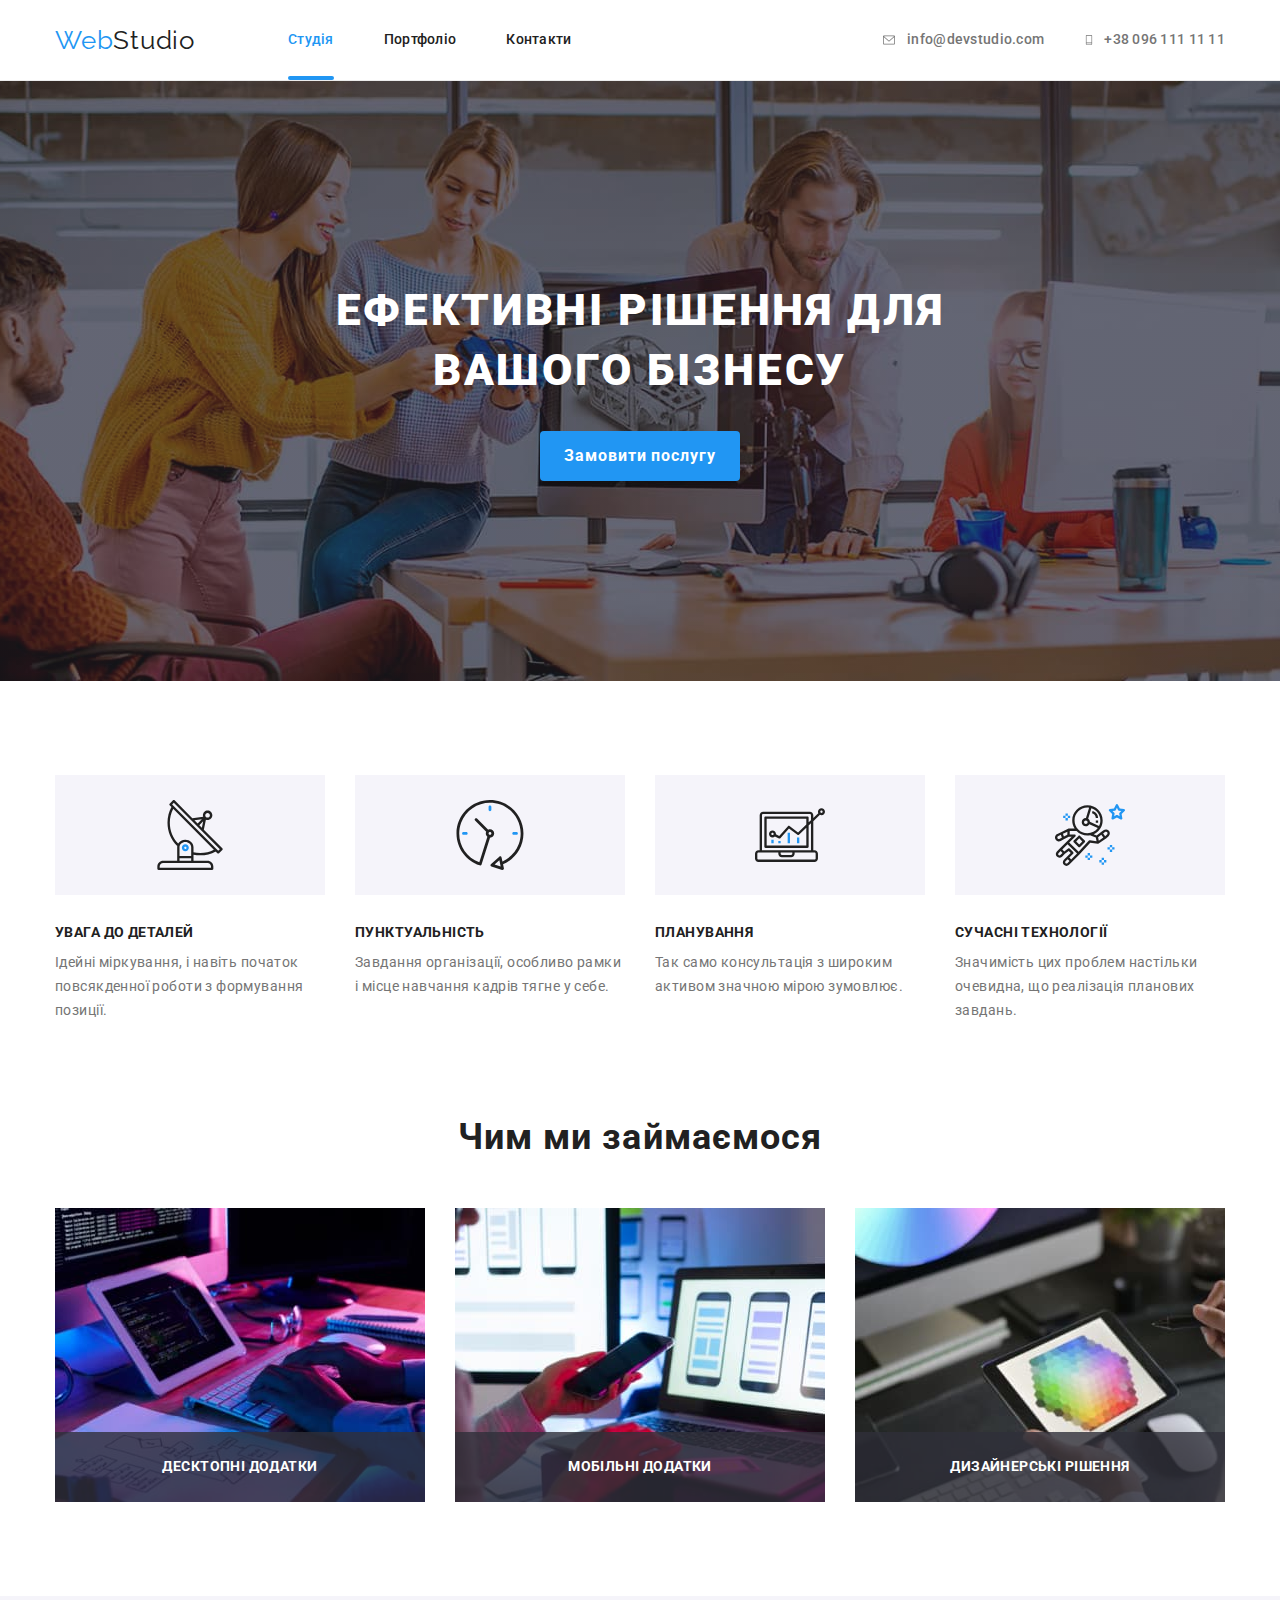
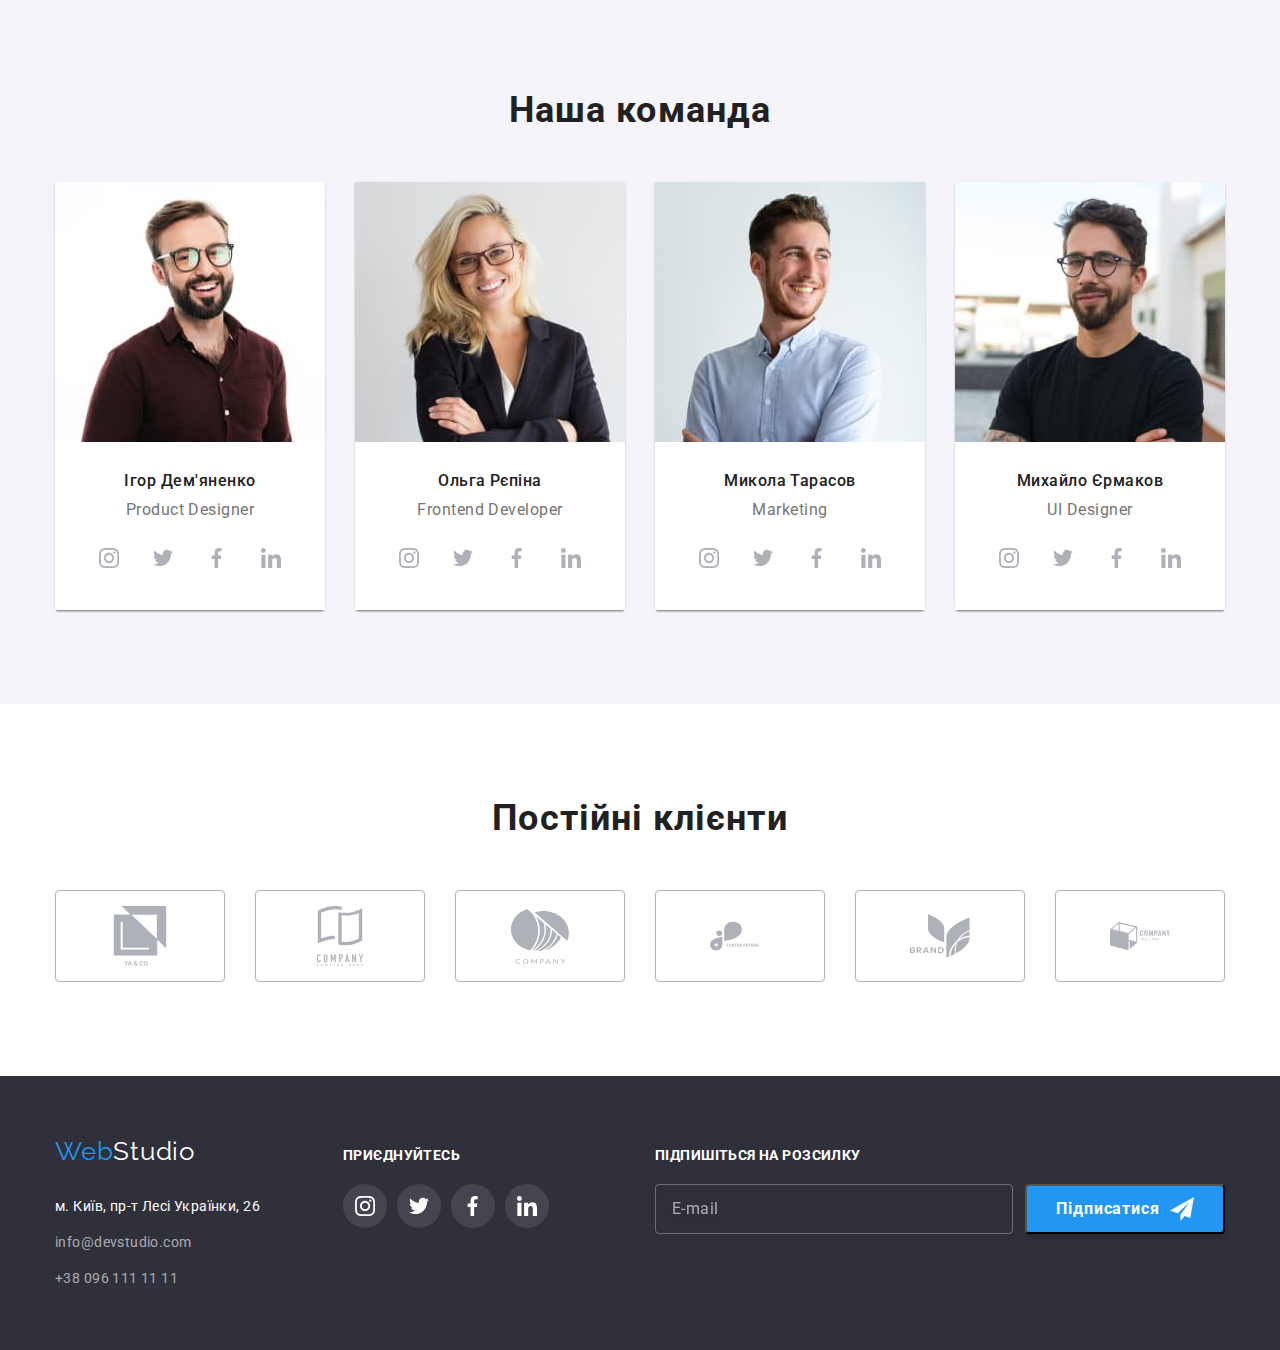
<file: index.html>
<!DOCTYPE html>
<html lang="uk">
  <head>
    <meta charset="UTF-8" />
    <meta http-equiv="X-UA-Compatible" content="IE=edge" />
    <meta name="viewport" content="width=device-width, initial-scale=1.0" />
    <title>Document</title>
    <link rel="preconnect" href="https://fonts.googleapis.com" />
    <link rel="preconnect" href="https://fonts.gstatic.com" crossorigin />
    <link
      href="https://fonts.googleapis.com/css2?family=Raleway:wght@700&family=Roboto:wght@400;500;700;900&display=swap"
      rel="stylesheet"
    />
    <link
      rel="stylesheet"
      href="https://cdnjs.cloudflare.com/ajax/libs/modern-normalize/1.1.0/modern-normalize.min.css"
    />
    <link rel="stylesheet" href="./css/style.css" />
  </head>
  <body>
    <header class="header">
      <div class="container navigation">
        <a href="./index.html" class="logo"
          ><span class="accent-logo">Web</span>Studio</a
        >
        <nav class="navig">
          <ul class="site-nav list">
            <li><a href="./index.html" class="link active">Студія</a></li>
            <li><a href="./portfolio.html" class="link">Портфоліо</a></li>
            <li><a href="" class="link">Контакти</a></li>
          </ul>
        </nav>
        <ul class="cont-nav list">
          <li>
            <a href="mailto:info@devstudio.com" class="contact link">
              <svg class="nav-icon" width="16" height="12">
                <use href="./images/sprite.svg#envelope"></use>
              </svg>
              info@devstudio.com</a
            >
          </li>
          <li>
            <a href="tel:+380961111111" class="contact link">
              <svg class="nav-icon" width="10" height="16">
                <use href="./images/sprite.svg#phone"></use></svg
              >+38 096 111 11 11</a
            >
          </li>
        </ul>
      </div>
    </header>

    <main>
      <section class="hero">
        <div class="container">
          <h1 class="title">Ефективні рішення для вашого бізнесу</h1>
          <button type="button" class="hero-button" data-modal-open>
            Замовити послугу
          </button>
        </div>
      </section>

      <div class="backdrop is-hidden" data-modal>
        <div class="modal">
          <form class="form js-speaker-form">
            <h2>Залиште свої дані, ми вам передзвонимо</h2>
            <label class="form-field">
              <span>Ім'я</span>
              <input type="text" name="name" class="form-input" />
              <svg width="12" height="12" class="form-icon">
                <use href="./images/sprite.svg#name-icon"></use>
              </svg>
            </label>

            <label class="form-field">
              <span>Телефон</span>
              <input type="tel" name="tel" class="form-input" />
              <svg width="13" height="13" class="form-icon">
                <use href="./images/sprite.svg#phone-form"></use>
              </svg>
            </label>

            <label class="form-field">
              <span>Пошта</span>
              <input type="email" name="mail" class="form-input" />
              <svg width="15" height="13" class="form-icon">
                <use href="./images/sprite.svg#envelope-form"></use>
              </svg>
            </label>

            <label class="form-field">
              <span>Коментар</span>
              <textarea name="comment" placeholder="Введіть текст"></textarea>
            </label>

            <label class="checkbox-label">
              <input class="checkbox" type="checkbox" name="agree" />
              <svg width="15" height="15" class="checkbox-icon">
                <use href="./images/sprite.svg#checkbox"></use>
              </svg>
              <svg width="15" height="15" class="checkmark-icon">
                <use href="./images/sprite.svg#checkmark"></use>
              </svg>
              Погоджуюся з розсилкою та приймаю
              <a href="" class="deal-link">Умови договору</a>
            </label>

            <button type="submit" class="submit-button">Відправити</button>
          </form>

          <button type="button" class="close" data-modal-close>
            <svg class="cross" width="11" height="11">
              <use href="./images/sprite.svg#cross"></use>
            </svg>
          </button>
        </div>
      </div>

      <section class="feat">
        <div class="container">
          <h2 class="visually-hidden">Переваги</h2>
          <ul class="features list">
            <li class="features-card">
              <div class="feat-icon-container">
                <svg class="feat-icon">
                  <use href="./images/sprite.svg#antenna"></use>
                </svg>
              </div>
              <h3 class="feat-title">УВАГА ДО ДЕТАЛЕЙ</h3>
              <p class="feat-text">
                Ідейні міркування, і навіть початок повсякденної роботи з
                формування позиції.
              </p>
            </li>
            <li class="features-card">
              <div class="feat-icon-container">
                <svg class="feat-icon">
                  <use href="./images/sprite.svg#clock"></use>
                </svg>
              </div>
              <h3 class="feat-title">ПУНКТУАЛЬНІСТЬ</h3>
              <p class="feat-text">
                Завдання організації, особливо рамки і місце навчання кадрів
                тягне у себе.
              </p>
            </li>
            <li class="features-card">
              <div class="feat-icon-container">
                <svg class="feat-icon">
                  <use href="./images/sprite.svg#diagram"></use>
                </svg>
              </div>
              <h3 class="feat-title">ПЛАНУВАННЯ</h3>
              <p class="feat-text">
                Так само консультація з широким активом значною мірою зумовлює.
              </p>
            </li>
            <li class="features-card">
              <div class="feat-icon-container">
                <svg class="feat-icon">
                  <use href="./images/sprite.svg#astronaut"></use>
                </svg>
              </div>
              <h3 class="feat-title">СУЧАСНІ ТЕХНОЛОГІЇ</h3>
              <p class="feat-text">
                Значимість цих проблем настільки очевидна, що реалізація
                планових завдань.
              </p>
            </li>
          </ul>
        </div>
      </section>

      <section class="examp">
        <div class="container">
          <h2 class="section-title">Чим ми займаємося</h2>
          <ul class="examples list">
            <li class="example">
              <img src="./images/example1.jpg" alt="Приклад 1" width="370" />
              <div class="examp-descr">
                <p>Десктопні додатки</p>
              </div>
            </li>
            <li class="example">
              <img src="./images/example2.jpg" alt="Приклад 2" width="370" />
              <div class="examp-descr">
                <p>Мобільні додатки</p>
              </div>
            </li>
            <li class="example">
              <img src="./images/example3.jpg" alt="Приклад 3" width="370" />
              <div class="examp-descr">
                <p>Дизайнерські рішення</p>
              </div>
            </li>
          </ul>
        </div>
      </section>

      <section class="team-section">
        <div class="container">
          <h2 class="section-title">Наша команда</h2>
          <ul class="team list">
            <li>
              <div class="team-card">
                <img
                  src="./images/photo1.jpg"
                  alt="Ігор Дем'яненко"
                  width="270"
                />
                <div class="team-descr">
                  <h3 class="team-title">Ігор Дем'яненко</h3>
                  <p class="team-job">Product Designer</p>
                  <ul class="team-networks list">
                    <li class="team-network">
                      <a
                        href=""
                        class="network-link"
                        aria-label="instagram link"
                      >
                        <svg class="team-netw" width="20" height="20">
                          <use href="./images/sprite.svg#instagram"></use>
                        </svg>
                      </a>
                    </li>
                    <li class="team-network">
                      <a href="" class="network-link" aria-label="twitter link">
                        <svg class="team-netw" width="20" height="20">
                          <use href="./images/sprite.svg#twitter"></use>
                        </svg>
                      </a>
                    </li>
                    <li class="team-network">
                      <a
                        href=""
                        class="network-link"
                        aria-label="facebook link"
                      >
                        <svg class="team-netw" width="20" height="20">
                          <use href="./images/sprite.svg#facebook"></use>
                        </svg>
                      </a>
                    </li>
                    <li class="team-network">
                      <a
                        href=""
                        class="network-link"
                        aria-label="linkedin link"
                      >
                        <svg class="team-netw" width="20" height="20">
                          <use href="./images/sprite.svg#linkedin"></use>
                        </svg>
                      </a>
                    </li>
                  </ul>
                </div>
              </div>
            </li>

            <li class="team-network">
              <div class="team-card">
                <img src="./images/photo2.jpg" alt="Ольга Рєпіна" width="270" />
                <div class="team-descr">
                  <h3 class="team-title">Ольга Рєпіна</h3>
                  <p class="team-job">Frontend Developer</p>
                  <ul class="team-networks list">
                    <li class="team-network">
                      <a
                        href=""
                        class="network-link"
                        aria-label="instagram link"
                      >
                        <svg class="team-netw" width="20" height="20">
                          <use href="./images/sprite.svg#instagram"></use>
                        </svg>
                      </a>
                    </li>
                    <li class="team-network">
                      <a href="" class="network-link" aria-label="twitter link">
                        <svg class="team-netw" width="20" height="20">
                          <use href="./images/sprite.svg#twitter"></use>
                        </svg>
                      </a>
                    </li>
                    <li class="team-network">
                      <a
                        href=""
                        class="network-link"
                        aria-label="facebook link"
                      >
                        <svg class="team-netw" width="20" height="20">
                          <use href="./images/sprite.svg#facebook"></use>
                        </svg>
                      </a>
                    </li>
                    <li class="team-network">
                      <a
                        href=""
                        class="network-link"
                        aria-label="linkedin link"
                      >
                        <svg class="team-netw" width="20" height="20">
                          <use href="./images/sprite.svg#linkedin"></use>
                        </svg>
                      </a>
                    </li>
                  </ul>
                </div>
              </div>
            </li>
            <li>
              <div class="team-card">
                <img
                  src="./images/photo3.jpg"
                  alt="Микола Тарасов"
                  width="270"
                />
                <div class="team-descr">
                  <h3 class="team-title">Микола Тарасов</h3>
                  <p class="team-job">Marketing</p>
                  <ul class="team-networks list">
                    <li class="team-network">
                      <a
                        href=""
                        class="network-link"
                        aria-label="instagram link"
                      >
                        <svg class="team-netw" width="20" height="20">
                          <use href="./images/sprite.svg#instagram"></use>
                        </svg>
                      </a>
                    </li>
                    <li class="team-network">
                      <a href="" class="network-link" aria-label="twitter link">
                        <svg class="team-netw" width="20" height="20">
                          <use href="./images/sprite.svg#twitter"></use>
                        </svg>
                      </a>
                    </li>
                    <li class="team-network">
                      <a
                        href=""
                        class="network-link"
                        aria-label="facebook link"
                      >
                        <svg class="team-netw" width="20" height="20">
                          <use href="./images/sprite.svg#facebook"></use>
                        </svg>
                      </a>
                    </li>
                    <li class="team-network">
                      <a
                        href=""
                        class="network-link"
                        aria-label="linkedin link"
                      >
                        <svg class="team-netw" width="20" height="20">
                          <use href="./images/sprite.svg#linkedin"></use>
                        </svg>
                      </a>
                    </li>
                  </ul>
                </div>
              </div>
            </li>
            <li>
              <div class="team-card">
                <img
                  src="./images/photo4.jpg"
                  alt="Михайло Єрмаков"
                  width="270"
                />
                <div class="team-descr">
                  <h3 class="team-title">Михайло Єрмаков</h3>
                  <p class="team-job">UI Designer</p>
                  <ul class="team-networks list">
                    <li class="team-network">
                      <a
                        href=""
                        class="network-link"
                        aria-label="instagram link"
                      >
                        <svg class="team-netw" width="20" height="20">
                          <use href="./images/sprite.svg#instagram"></use>
                        </svg>
                      </a>
                    </li>
                    <li class="team-network">
                      <a href="" class="network-link" aria-label="twitter link">
                        <svg class="team-netw" width="20" height="20">
                          <use href="./images/sprite.svg#twitter"></use>
                        </svg>
                      </a>
                    </li>
                    <li class="team-network">
                      <a
                        href=""
                        class="network-link"
                        aria-label="facebook link"
                      >
                        <svg class="team-netw" width="20" height="20">
                          <use href="./images/sprite.svg#facebook"></use>
                        </svg>
                      </a>
                    </li>
                    <li class="team-network">
                      <a
                        href=""
                        class="network-link"
                        aria-label="linkedin link"
                      >
                        <svg class="team-netw" width="20" height="20">
                          <use href="./images/sprite.svg#linkedin"></use>
                        </svg>
                      </a>
                    </li>
                  </ul>
                </div>
              </div>
            </li>
          </ul>
        </div>
      </section>

      <section class="regular-clients">
        <div class="container">
          <h2 class="section-title">Постійні клієнти</h2>
          <ul class="clients list">
            <li class="client">
              <a href="" class="client-link" aria-label="client 1">
                <svg class="client-logo" width="106" height="60">
                  <use href="./images/sprite.svg#client1"></use>
                </svg>
              </a>
            </li>
            <li class="client">
              <a href="" class="client-link" aria-label="client 2">
                <svg class="client-logo" width="106" height="60">
                  <use href="./images/sprite.svg#client2"></use>
                </svg>
              </a>
            </li>
            <li class="client">
              <a href="" class="client-link" aria-label="client 3">
                <svg class="client-logo" width="106" height="60">
                  <use href="./images/sprite.svg#client3"></use>
                </svg>
              </a>
            </li>
            <li class="client">
              <a href="" class="client-link" aria-label="client 4">
                <svg class="client-logo" width="106" height="60">
                  <use href="./images/sprite.svg#client4"></use>
                </svg>
              </a>
            </li>
            <li class="client">
              <a href="" class="client-link" aria-label="client 5">
                <svg class="client-logo" width="106" height="60">
                  <use href="./images/sprite.svg#client5"></use>
                </svg>
              </a>
            </li>
            <li class="client">
              <a href="" class="client-link" aria-label="client 6">
                <svg class="client-logo" width="106" height="60">
                  <use href="./images/sprite.svg#client6"></use>
                </svg>
              </a>
            </li>
          </ul>
        </div>
      </section>
    </main>

    <footer class="footer">
      <div class="footer-navigation container">
        <div class="foot-address">
          <a href="./index.html" class="logo"
            ><span class="accent-logo">Web</span>Studio</a
          >
          <address class="address-text">
            м. Київ, пр-т Лесі Українки, 26
            <a href="mailto:info@devstudio.com" class="footer-link"
              >info@devstudio.com</a
            >
            <a href="tel:+380961111111" class="footer-link"
              >+38 096 111 11 11</a
            >
          </address>
        </div>
        <div class="footer-networks">
          <p>приєднуйтесь</p>
          <ul class="footer-netw-links list">
            <li class="foot-network">
              <a href="" class="foot-netw-link" aria-label="instagram link">
                <svg class="foot-netw" width="20" height="20">
                  <use href="./images/sprite.svg#instagram"></use>
                </svg>
              </a>
            </li>
            <li class="foot-network">
              <a href="" class="foot-netw-link" aria-label="twitter link">
                <svg class="foot-netw" width="20" height="20">
                  <use href="./images/sprite.svg#twitter"></use>
                </svg>
              </a>
            </li>
            <li class="foot-network">
              <a href="" class="foot-netw-link" aria-label="facebook link">
                <svg class="foot-netw" width="20" height="20">
                  <use href="./images/sprite.svg#facebook"></use>
                </svg>
              </a>
            </li>
            <li class="foot-network">
              <a href="" class="foot-netw-link" aria-label="linkedin link">
                <svg class="foot-netw" width="20" height="20">
                  <use href="./images/sprite.svg#linkedin"></use>
                </svg>
              </a>
            </li>
          </ul>
        </div>
        <div class="footer-sign">
          <p>Підпишіться на розсилку</p>
          <div class="footer-form-container">
            <form class="footer-form">
              <input type="email" name="email" placeholder="E-mail" />
              <button type="submit" class="footer-submit-button">
                Підписатися
                <svg width="24" height="24" class="button-icon">
                  <use href="./images/sprite.svg#send"></use>
                </svg>
              </button>
            </form>
          </div>
        </div>
      </div>
    </footer>

    <script src="./js/modal.js"></script>
    <script src="./js/form.js"></script>
  </body>
</html>
</file>
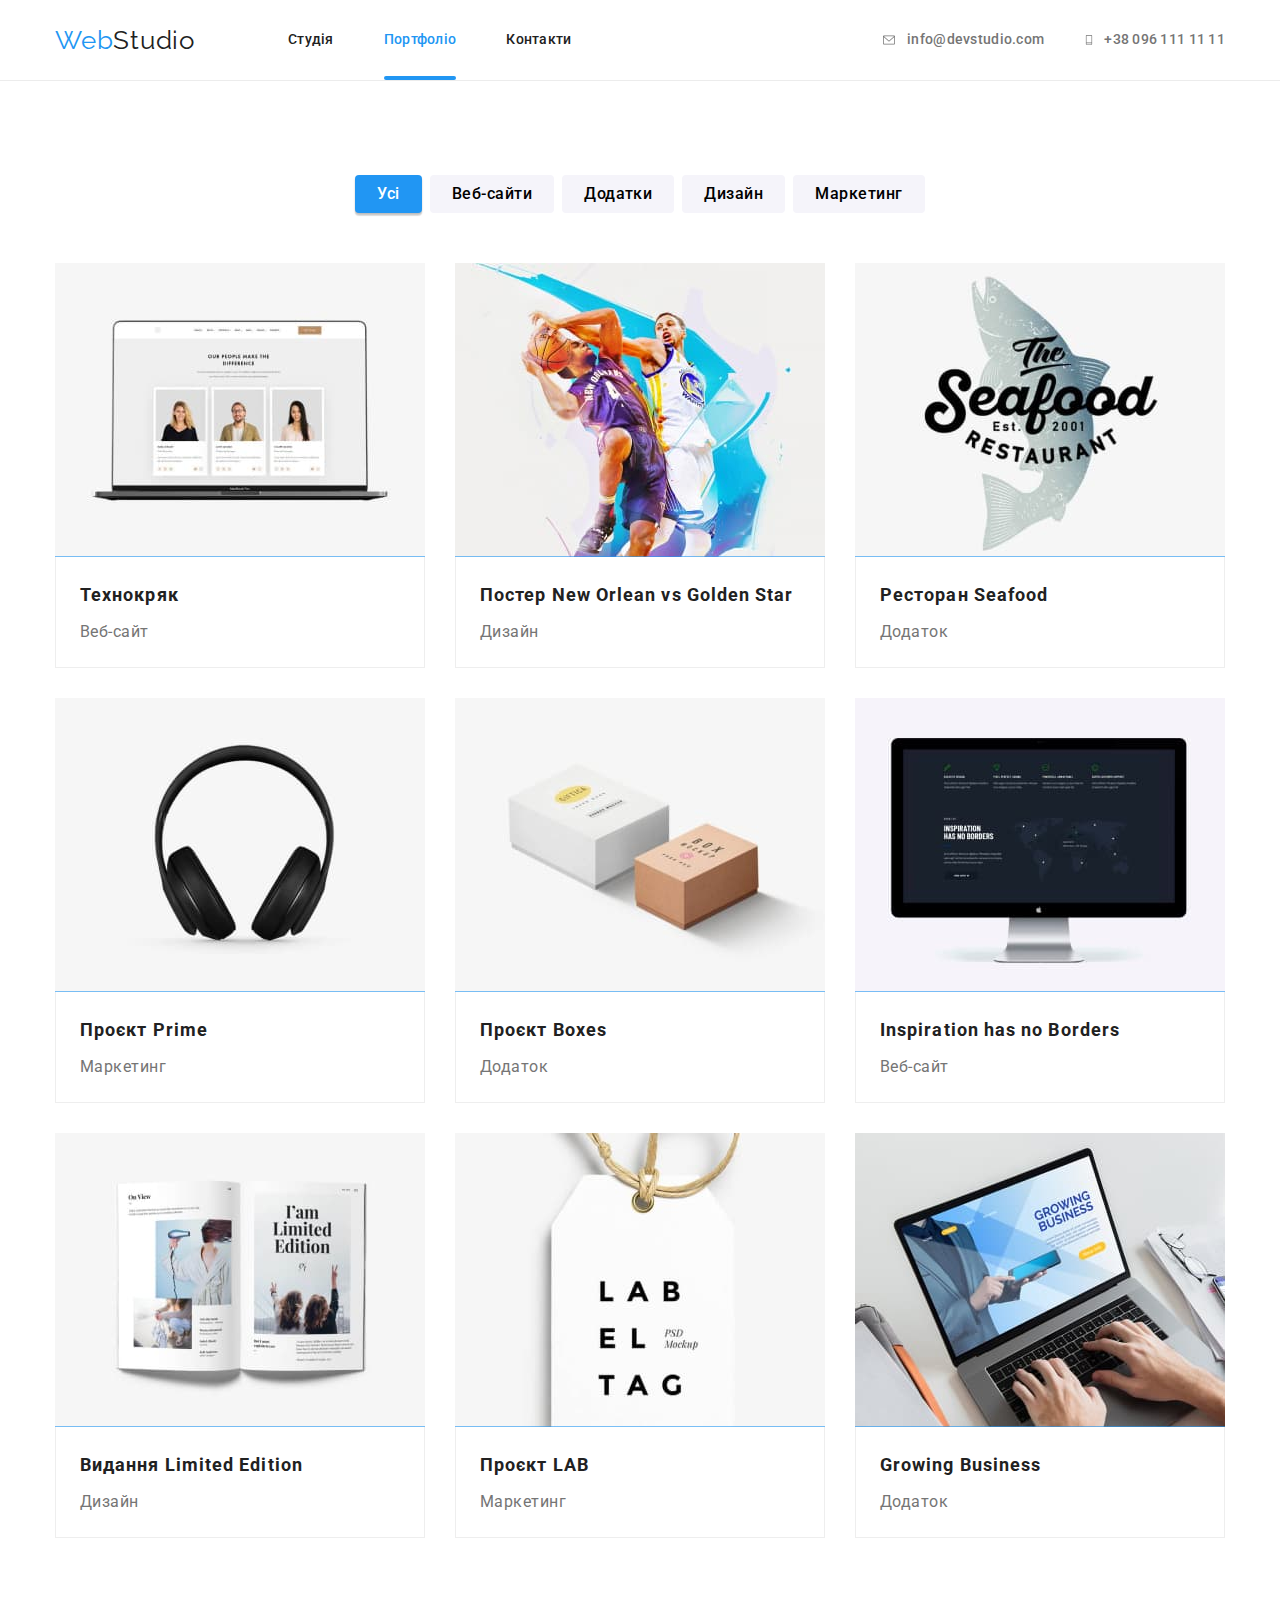
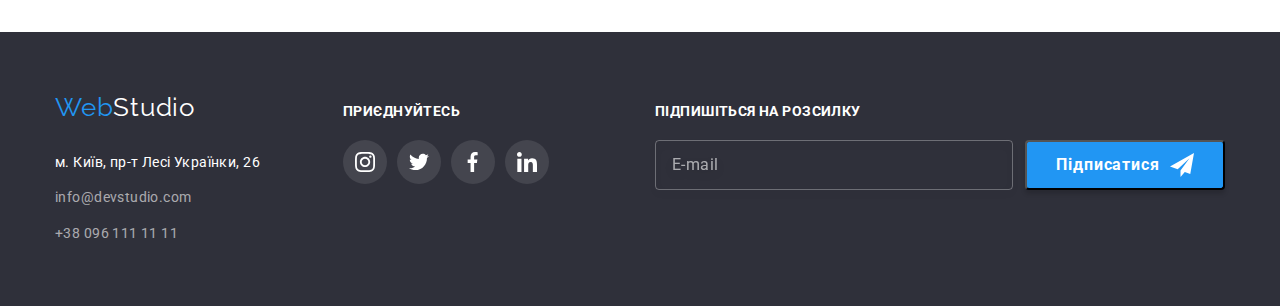
<file: portfolio.html>
<!DOCTYPE html>
<html lang="uk">
  <head>
    <meta charset="UTF-8" />
    <meta http-equiv="X-UA-Compatible" content="IE=edge" />
    <meta name="viewport" content="width=device-width, initial-scale=1.0" />
    <title>Document</title>
    <link rel="preconnect" href="https://fonts.googleapis.com" />
    <link rel="preconnect" href="https://fonts.gstatic.com" crossorigin />
    <link
      href="https://fonts.googleapis.com/css2?family=Raleway:wght@700&family=Roboto:wght@400;500;700;900&display=swap"
      rel="stylesheet"
    />
    <link
      rel="stylesheet"
      href="https://cdnjs.cloudflare.com/ajax/libs/modern-normalize/1.1.0/modern-normalize.min.css"
    />
    <link rel="stylesheet" href="./css/style.css" />
  </head>
  <body>
    <header class="header">
      <div class="container navigation">
        <a href="./index.html" class="logo"
          ><span class="accent-logo">Web</span>Studio</a
        >
        <nav class="navig">
          <ul class="site-nav list">
            <li><a href="./index.html" class="link">Студія</a></li>
            <li>
              <a href="./portfolio.html" class="link active">Портфоліо</a>
            </li>
            <li><a href="" class="link">Контакти</a></li>
          </ul>
        </nav>
        <ul class="cont-nav list">
          <li>
            <a href="mailto:info@devstudio.com" class="link">
              <a href="mailto:info@devstudio.com" class="contact link">
                <svg class="nav-icon" width="16" height="12">
                  <use href="./images/sprite.svg#envelope"></use>
                </svg>
              info@devstudio.com</a
            >
          </li>
          <li>
            <a href="tel:+380961111111" class="contact link">
              <svg class="nav-icon" width="10" height="16">
                <use href="./images/sprite.svg#phone"></use>
              </svg>
              +38 096 111 11 11</a>
          </li>
        </ul>
      </div>
    </header>

    <main>
      <section class="portfolio">
        <div class="container">
          <h1 class="visually-hidden">Портфоліо</h1>
          <ul class="portfolio-nav list">
            <li class="active-btn">
              <button type="button">Усі</button>
            </li>
            <li>
              <button type="button">Веб-сайти</button>
            </li>
            <li>
              <button type="button">Додатки</button>
            </li>
            <li>
              <button type="button">Дизайн</button>
            </li>
            <li>
              <button type="button">Маркетинг</button>
            </li>
          </ul>

          <ul class="portfolio-projects list">
            <li>
              <a href="" class="portfolio-card link">
                <div class="image">
                <img
                  src="./images/portfolio1.jpg"
                  alt="Технокряк"
                  width="370"
                />
                <div class="overlay">
                <p class="hover-descr">Ресурс пропонує комплексні пропозиції з різним рівнем функціоналу та сервісів. Все це дозволить відвідувачу отримати вичерпні відомості про компанію чи приватну особу.</p>
              </div>
              </div>
                <div class="portf-card">
                  <h2 class="portfolio-title">Технокряк</h2>
                  <p class="portfolio-descr">Веб-сайт</p>
                  </div>
              </a>
            </li>

            <li>
              <a href="" class="portfolio-card link">
                <div class="image">
                <img
                  src="./images/portfolio2.jpg"
                  alt="Постер New Orlean vs Golden Star"
                  width="370"
                />
                <div class="overlay">
                <p class="hover-descr">Ресурс пропонує комплексні пропозиції з різним рівнем функціоналу та сервісів. Все це дозволить відвідувачу отримати вичерпні відомості про компанію чи приватну особу.</p>
              </div>
                </div>
                <div class="portf-card">
                  <h2 class="portfolio-title">
                    Постер New Orlean vs Golden Star
                  </h2>
                  <p class="portfolio-descr">Дизайн</p>
                </div>
              </a>
            </li>
            <li>
              <a href="" class="portfolio-card link">
                <div class="image">
                <img
                  src="./images/portfolio3.jpg"
                  alt="Ресторан Seafood"
                  width="370"
                />
                <div class="overlay">
                <p class="hover-descr">Ресурс пропонує комплексні пропозиції з різним рівнем функціоналу та сервісів. Все це дозволить відвідувачу отримати вичерпні відомості про компанію чи приватну особу.</p>
              </div>
              </div>
                <div class="portf-card">
                  <h2 class="portfolio-title">Ресторан Seafood</h2>
                  <p class="portfolio-descr">Додаток</p>
                </div>
              </a>
            </li>
            <li>
              <a href="" class="portfolio-card link">
                <div class="image">
                <img
                  src="./images/portfolio4.jpg"
                  alt="Проєкт Prime"
                  width="370"
                />
                <div class="overlay">
                <p class="hover-descr">Ресурс пропонує комплексні пропозиції з різним рівнем функціоналу та сервісів. Все це дозволить відвідувачу отримати вичерпні відомості про компанію чи приватну особу.</p>
              </div>
              </div>
                <div class="portf-card">
                  <h2 class="portfolio-title">Проєкт Prime</h2>
                  <p class="portfolio-descr">Маркетинг</p>
                </div>
              </a>
            </li>
            <li>
              <a href="" class="portfolio-card link">
                <div class="image">
                <img
                  src="./images/portfolio5.jpg"
                  alt="Проєкт Boxes"
                  width="370"
                />
                <div class="overlay">
                <p class="hover-descr">Ресурс пропонує комплексні пропозиції з різним рівнем функціоналу та сервісів. Все це дозволить відвідувачу отримати вичерпні відомості про компанію чи приватну особу.</p>
              </div>
              </div>
                <div class="portf-card">
                  <h2 class="portfolio-title">Проєкт Boxes</h2>
                  <p class="portfolio-descr">Додаток</p>
                </div>
              </a>
            </li>
            <li>
              <a href="" class="portfolio-card link">
                <div class="image">
                <img
                  src="./images/portfolio6.jpg"
                  alt="Inspiration has no Borders"
                  width="370"
                />
                <div class="overlay">
                <p class="hover-descr">Ресурс пропонує комплексні пропозиції з різним рівнем функціоналу та сервісів. Все це дозволить відвідувачу отримати вичерпні відомості про компанію чи приватну особу.</p>
              </div>
              </div>
                <div class="portf-card">
                  <h2 class="portfolio-title">Inspiration has no Borders</h2>
                  <p class="portfolio-descr">Веб-сайт</p>
                </div>
              </a>
            </li>
            <li>
              <a href="" class="portfolio-card link">
                <div class="image">
                <img
                  src="./images/portfolio7.jpg"
                  alt="Видання Limited Edition"
                  width="370"
                />
                <div class="overlay">
                <p class="hover-descr">Ресурс пропонує комплексні пропозиції з різним рівнем функціоналу та сервісів. Все це дозволить відвідувачу отримати вичерпні відомості про компанію чи приватну особу.</p>
              </div>
              </div>
                <div class="portf-card">
                  <h2 class="portfolio-title">Видання Limited Edition</h2>
                  <p class="portfolio-descr">Дизайн</p>
                </div>
              </a>
            </li>
            <li>
              <a href="" class="portfolio-card link">
                <div class="image">
                <img
                  src="./images/portfolio8.jpg"
                  alt="Проєкт LAB"
                  width="370"
                />
                <div class="overlay">
                <p class="hover-descr">Ресурс пропонує комплексні пропозиції з різним рівнем функціоналу та сервісів. Все це дозволить відвідувачу отримати вичерпні відомості про компанію чи приватну особу.</p>
              </div>
              </div>
                <div class="portf-card">
                  <h2 class="portfolio-title">Проєкт LAB</h2>
                  <p class="portfolio-descr">Маркетинг</p>
                </div>
              </a>
            </li>
            <li>
              <a href="" class="portfolio-card link">
                <div class="image">
                <img
                  src="./images/portfolio9.jpg"
                  alt="Growing Business"
                  width="370"
                />
                <div class="overlay">
                <p class="hover-descr">Ресурс пропонує комплексні пропозиції з різним рівнем функціоналу та сервісів. Все це дозволить відвідувачу отримати вичерпні відомості про компанію чи приватну особу.</p>
              </div>
              </div>
                <div class="portf-card">
                  <h2 class="portfolio-title">Growing Business</h2>
                  <p class="portfolio-descr">Додаток</p>
                </div>
              </a>
            </li>
          </ul>
        </div>
      </section>
    </main>

    <footer class="footer">
      <div class="footer-navigation container">
      <div class="foot-address">
        <a href="./index.html" class="logo"
          ><span class="accent-logo">Web</span>Studio</a
        >
        <address class="address-text">
          м. Київ, пр-т Лесі Українки, 26
          <a href="mailto:info@devstudio.com" class="footer-link"
            >info@devstudio.com</a
          >
          <a href="tel:+380961111111" class="footer-link"
            >+38 096 111 11 11</a
          >
        </address>
      </div>
      <div class="footer-networks">
        <p>приєднуйтесь</p>
        <ul class="footer-netw-links list">
          <li class="foot-network">
            <a href="" class="foot-netw-link" aria-label="instagram link">
              <svg class="foot-netw" width="20" height="20">
                <use href="./images/sprite.svg#instagram"></use>
              </svg>
            </a>
          </li>
          <li class="foot-network">
            <a href="" class="foot-netw-link" aria-label="twitter link">
              <svg class="foot-netw" width="20" height="20">
                  <use href="./images/sprite.svg#twitter"></use>
              </svg>
            </a>
          </li>
          <li class="foot-network">
            <a href="" class="foot-netw-link" aria-label="facebook link">
              <svg class="foot-netw" width="20" height="20">
                <use href="./images/sprite.svg#facebook"></use>
              </svg>
            </a>
          </li>
          <li class="foot-network">
            <a href="" class="foot-netw-link" aria-label="linkedin link">
              <svg class="foot-netw" width="20" height="20">
                <use href="./images/sprite.svg#linkedin"></use>
              </svg>
            </a>
          </li>
        </ul>
      </div>
      <div class="footer-sign">
        <p>Підпишіться на розсилку</p>
        <div class="footer-form-container">
          <form class="footer-form">
            <input type="email" name="mail" placeholder="E-mail">
          </form>
          <button type="submit" class="footer-submit-button">
            Підписатися
            <svg width="24" height="24" class="button-icon">
              <use href="./images/sprite.svg#send"></use>
            </svg>
          </button>
        </div>
      </div>
    </div>
    </footer>
  </body>
</html>
</file>
<file: css/style.css>
:root {
  --primary-text-color: #212121;
  --title-text-color: #757575;
  --accent-color: #2196f3;
  --alternative-color: #ffffff;
  --footer-link-color: rgba(255, 255, 255, 0.6);
  --alt-bg-color: #2f303a;
}

body {
  background-color: var(--alternative-color);
  color: var(--primary-text-color);
  font-family: Roboto, sans-serif;
}

.container {
  width: 1200px;
  padding-left: 15px;
  padding-right: 15px;
  margin-left: auto;
  margin-right: auto;
}

.list {
  list-style: none;
  padding: 0;
  margin: 0;
}

.visually-hidden {
  position: absolute;
  width: 1px;
  height: 1px;
  margin: -1px;
  border: 0;
  padding: 0;

  white-space: nowrap;
  clip-path: inset(100%);
  clip: rect(0 0 0 0);
  overflow: hidden;
}

img {
  display: block;
}

/* modal */

.backdrop {
  position: fixed;
  top: 0;
  left: 0;
  width: 100%;
  height: 100%;
  padding: 40px;
  opacity: 1;
  background: rgba(0, 0, 0, 0.2);
  transition: opacity 250ms cubic-bezier(0.4, 0, 0.2, 1);
  z-index: 100;
}

.backdrop.is-hidden {
  opacity: 0;
  pointer-events: none;
}

.modal {
  display: flex;
  justify-content: flex-end;
  position: absolute;
  top: 50%;
  left: 50%;
  transform: translate(-50%, -50%) scale(1);
  width: 528px;
  height: 581px;
  background-color: var(--alternative-color);
  box-shadow: 0px 1px 3px rgba(0, 0, 0, 0.12), 0px 1px 1px rgba(0, 0, 0, 0.14),
    0px 2px 1px rgba(0, 0, 0, 0.2);
  border-radius: 4px;
  transition: transform 250ms cubic-bezier(0.4, 0, 0.2, 1);
}

.backdrop.is-hidden .modal {
  transform: translate(-50%, -50%) scale(0.8);
}

.close {
  box-sizing: border-box;
  display: flex;
  justify-content: center;
  align-items: center;
  width: 30px;
  height: 30px;
  margin-top: 8px;
  margin-right: 8px;
  border: 1px solid rgba(0, 0, 0, 0.1);
  border-radius: 50%;
  background-color: var(--alternative-color);
  transition: transform 250ms cubic-bezier(0.4, 0, 0.2, 1),
    fill 250ms cubic-bezier(0.4, 0, 0.2, 1);
}

.close:hover,
.close:focus {
  fill: var(--accent-color);
}

.form {
  width: 448px;
  padding: 40px 0;
}

.form h2 {
  margin-top: 0;
  margin-bottom: 12px;
  font-weight: 700;
  font-size: 20px;
  line-height: 1.15;
  text-align: center;
  letter-spacing: 0.03em;

  color: #212121;
}

.form-field {
  position: relative;
  display: flex;
  flex-direction: column;
  margin-bottom: 10px;
}

.form-field > span {
  font-size: 12px;
  line-height: 1.16;
  letter-spacing: 0.01em;
  color: var(--title-text-color);
}

.form-icon {
  position: absolute;
  left: 12px;
  top: calc(50% + 2px);
}

.form-field:focus-within .form-input {
  outline: transparent;
  border: 1px solid var(--accent-color);
}

.form-field:focus-within .form-icon {
  fill: var(--accent-color);
}

.form-icon {
  transition: fill 250ms cubic-bezier(0.4, 0, 0.2, 1);
}

.form-input {
  padding: 12px 40px;
  margin-top: 4px;
  height: 40px;
  border: 1px solid rgba(33, 33, 33, 0.2);
  border-radius: 4px;
  transition: border 250ms cubic-bezier(0.4, 0, 0.2, 1);
}

.form-field textarea {
  resize: none;
  height: 120px;
  margin-top: 4px;
  margin-bottom: 10px;
  padding: 12px 16px;
  border: 1px solid rgba(33, 33, 33, 0.2);
  border-radius: 4px;
  transition: border 250ms cubic-bezier(0.4, 0, 0.2, 1);
}

.form-field textarea::placeholder {
  font-size: 12px;
  line-height: 1.16x;
  letter-spacing: 0.01em;
  color: rgba(117, 117, 117, 0.5);
}

.form-field:focus-within > textarea {
  outline: transparent;
  border: 1px solid var(--accent-color);
}

.checkbox-label {
  position: relative;
  display: flex;
  align-items: center;
  justify-content: center;
  font-size: 14px;
  line-height: 1.71;
  letter-spacing: 0.03em;
  color: var(--title-text-color);
}

.checkmark-icon {
  position: absolute;
  left: 21px;
  top: 4px;
  fill: transparent;
  border: 2px solid transparent;
  border-radius: 2px;
  background-origin: border-box;
  transition: fill 250ms cubic-bezier(0.4, 0, 0.2, 1);
}

.checkbox-icon {
  margin-right: 7px;
  transition: fill 250ms cubic-bezier(0.4, 0, 0.2, 1);
}

.checkbox-label:focus-within .checkbox-icon {
  fill: var(--accent-color);
}

.checkbox {
  appearance: none;
}

.checkbox:checked ~ .checkmark-icon {
  fill: var(--alternative-color);
  background-color: var(--accent-color);
}

.checkbox:checked + .checkbox-icon {
  fill: transparent;
}

.deal-link {
  margin-left: 4px;
  color: var(--accent-color);
}

.submit-button {
  display: block;
  margin-top: 30px;
  margin-left: auto;
  margin-right: auto;
  padding: 10px 52px;
  height: 50px;
  min-width: 200px;
  font-weight: 700;
  font-size: 16px;
  line-height: 1.87;
  align-items: center;
  text-align: center;
  letter-spacing: 0.06em;

  color: var(--alternative-color);
  background: var(--accent-color);
  box-shadow: 0px 4px 4px rgba(0, 0, 0, 0.15);
  border: transparent;
  border-radius: 4px;
  cursor: pointer;
  transition: background-color 250ms cubic-bezier(0.4, 0, 0.2, 1);
}

.submit-button:hover,
.submit-button:focus {
  background-color: #188ce8;
}

/*Site nav*/

.header {
  border-bottom: 1px solid #ececec;
}

.navigation {
  display: flex;
  align-items: center;
}

.site-nav {
  display: flex;
}

.navig {
  margin-left: 93px;
}

.site-nav > li:not(:last-child) {
  margin-right: 50px;
}

.logo {
  color: var(--primary-text-color);
  font-family: Raleway, sans-serif;
  font-size: 26px;
  line-height: 1.19;
  letter-spacing: 0.03em;
  text-decoration: none;
}

.accent-logo {
  color: var(--accent-color);
}

.site-nav .link {
  display: block;
  padding-top: 32px;
  padding-bottom: 32px;
  position: relative;

  color: var(--primary-text-color);
  font-weight: 500;
  font-size: 14px;
  line-height: 1.14;
  letter-spacing: 0.02em;
  text-decoration: none;

  transition-property: color;
  transition-duration: 250ms;
  transition-timing-function: cubic-bezier(0.4, 0, 0.2, 1);
}

.site-nav .link:hover,
.site-nav .link:focus {
  color: var(--accent-color);
}

.site-nav .active::after {
  content: "";
  position: absolute;
  bottom: 0;
  left: 0;
  width: 100%;
  height: 4px;
  background-color: var(--accent-color);
  border-radius: 2px;
}

/* active link */

.site-nav .active {
  color: var(--accent-color);
}

/*Cont nav*/

.cont-nav {
  display: flex;
  margin-left: auto;
}

.cont-nav > li:not(:last-child) {
  margin-right: 40px;
}

.cont-nav .link {
  color: var(--title-text-color);
  font-weight: 500;
  font-size: 14px;
  line-height: 1.14;
  letter-spacing: 0.02em;
  text-decoration: none;

  transition-property: color;
  transition-duration: 250ms;
  transition-timing-function: cubic-bezier(0.4, 0, 0.2, 1);
}

.cont-nav .link:hover,
.cont-nav .link:focus {
  color: var(--accent-color);
}

.contact {
  display: flex;
  align-items: center;
  justify-content: center;
}

.nav-icon {
  margin-right: 10px;
  fill: currentColor;
}

/* hero */

.hero {
  height: 600px;
  max-width: 1600px;
  padding-top: 200px;
  padding-bottom: 200px;
  margin-left: auto;
  margin-right: auto;
  background-image: linear-gradient(
      to right,
      rgba(47, 48, 58, 0.4),
      rgba(47, 48, 58, 0.4)
    ),
    url("../images/hero-image.jpg");
  background-repeat: no-repeat;
  background-position: center;

  background-color: var(--alt-bg-color);
  text-align: center;
}

.hero .title {
  margin-left: auto;
  margin-right: auto;
  margin-top: 0;
  margin-bottom: 30px;
  width: 696px;
  color: var(--alternative-color);
  font-weight: 900;
  font-size: 44px;
  line-height: 1.36;
  letter-spacing: 0.06em;
  text-transform: uppercase;
}

/* button */

.hero-button {
  display: inline-block;
  border-radius: 4px;
  padding: 10px 24px;
  min-width: 200px;
  border: transparent;

  color: var(--alternative-color);
  background-color: var(--accent-color);
  font-family: inherit;
  font-weight: 700;
  font-size: 16px;
  line-height: 1.87;
  letter-spacing: 0.06em;
  cursor: pointer;
  text-align: center;
  box-shadow: 0px 4px 4px rgba(0, 0, 0, 0.15);
  border-radius: 4px;
}

/* Features */

.feat {
  padding-top: 94px;
  padding-bottom: 94px;
}

.features {
  display: flex;
}

.features-card:not(:last-child) {
  margin-right: 30px;
}

.feat-title {
  margin-top: 0;
  margin-bottom: 10px;
  width: 270px;
  font-weight: 700;
  font-size: 14px;
  line-height: 1.14;
  letter-spacing: 0.03em;
}

.feat-text {
  margin-top: 0;
  margin-bottom: 0;

  color: var(--title-text-color);
  font-weight: 400;
  font-size: 14px;
  line-height: 1.71;
  letter-spacing: 0.03em;
}

.feat-icon-container {
  display: flex;
  align-items: center;
  justify-content: center;
  background-color: #f5f4fa;
  margin-bottom: 30px;
  height: 120px;
}

.feat-icon {
  display: block;
  width: 70px;
  height: 70px;
}

/* examples */

.examp {
  padding-bottom: 94px;
}

.examples {
  display: flex;
}

.example {
  position: relative;
}

.example:not(:last-child) {
  margin-right: 30px;
}

.examp-descr {
  display: flex;
  justify-content: center;
  align-items: center;
  position: absolute;
  bottom: 0;
  height: 70px;
  width: 100%;
  color: var(--alternative-color);
  font-weight: 700;
  font-size: 14px;
  line-height: 1.14;
  text-align: center;
  letter-spacing: 0.03em;
  text-transform: uppercase;
  background: rgba(47, 48, 58, 0.8);
}

.examp-descr > p {
  margin-top: 0;
  margin-bottom: 0;
}

.section-title {
  margin-top: 0;
  margin-bottom: 50px;

  font-weight: 700;
  font-size: 36px;
  text-align: center;
  line-height: 1.16;
  letter-spacing: 0.03em;
}

/* team */

.team-section {
  background-color: #f5f4fa;
  padding-top: 94px;
  padding-bottom: 94px;
}

.team {
  display: flex;
}

.team > li:not(:last-child) {
  margin-right: 30px;
}

.team > li > img {
  display: block;
}

.team-job {
  color: var(--title-text-color);
  font-weight: 400;
  font-size: 16px;
  line-height: 1.18;
  letter-spacing: 0.03em;
  text-align: center;
  margin-bottom: 16px;
  margin-top: 0;
}

.team-title {
  font-weight: 500;
  font-size: 16px;
  line-height: 1.18;
  letter-spacing: 0.03em;
  text-align: center;
  margin: 0 0 10px 0;
}

.team-descr {
  padding-top: 30px;
  padding-bottom: 30px;
  background-color: var(--alternative-color);
}

.team-card {
  box-shadow: 0px 1px 3px rgba(0, 0, 0, 0.12), 0px 1px 1px rgba(0, 0, 0, 0.14),
    0px 2px 1px rgba(0, 0, 0, 0.2);
  border-radius: 0px 0px 4px 4px;
}

.team-networks {
  display: flex;
  justify-content: center;
}

.team-network:not(:last-child) {
  margin-right: 10px;
}

.network-link {
  display: flex;
  align-items: center;
  justify-content: center;
  width: 44px;
  height: 44px;
  border-radius: 50%;
  color: #afb1b8;

  transition: color 250ms cubic-bezier(0.4, 0, 0.2, 1),
    background-color 250ms cubic-bezier(0.4, 0, 0.2, 1);
}

.team-netw {
  fill: currentColor;
}

.network-link:hover,
.network-link:focus {
  color: var(--alternative-color);
  background-color: var(--accent-color);
}

/* clients */

.regular-clients {
  padding-top: 94px;
  padding-bottom: 94px;
}

.clients {
  display: flex;
  align-items: center;
  justify-content: center;
}

.client:not(:last-child) {
  margin-right: 30px;
}

.client-link {
  display: flex;
  align-items: center;
  justify-content: center;
  width: 170px;
  height: 92px;
  border: 1px solid #afb1b8;
  border-radius: 4px;
  color: #afb1b8;

  transition: color 250ms cubic-bezier(0.4, 0, 0.2, 1),
    border-color 250ms cubic-bezier(0.4, 0, 0.2, 1);
}

.client-link:hover,
.client-link:focus {
  color: var(--accent-color);
  border: 1px solid var(--accent-color);
}

.client-logo {
  fill: currentColor;
}

/* footer */

.footer-navigation {
  display: flex;
  align-items: baseline;
  justify-content: space-between;
}

.foot-address {
  margin-right: 70px;
}

.footer {
  display: flex;

  background-color: var(--alt-bg-color);
  padding-top: 60px;
  padding-bottom: 60px;
}

.footer .logo {
  color: var(--alternative-color);
}

.footer-link {
  display: block;
  margin-top: 12px;
  color: var(--footer-link-color);
  font-style: normal;
  font-size: 14px;
  line-height: 1.71;
  letter-spacing: 0.03em;
  text-decoration: none;

  transition-property: color;
  transition-duration: 250ms;
  transition-timing-function: cubic-bezier(0.4, 0, 0.2, 1);
}

.footer-link:hover,
.footer-link:focus {
  color: var(--alternative-color);
}
.address-text {
  color: var(--alternative-color);
  font-style: normal;
  font-size: 14px;
  line-height: 1.71;
  letter-spacing: 0.03em;
  margin-top: 28px;
}

.footer-networks > p,
.footer-sign > p {
  margin-top: 0;
  margin-bottom: 20px;
  color: var(--alternative-color);
  font-weight: 700;
  font-size: 14px;
  line-height: 1.14;
  letter-spacing: 0.03em;
  text-transform: uppercase;
}

.foot-network:not(:last-child) {
  margin-right: 10px;
}

.footer-netw-links {
  display: flex;
}

.foot-netw-link {
  display: flex;
  align-items: center;
  justify-content: center;
  width: 44px;
  height: 44px;
  border-radius: 50%;
  color: var(--alternative-color);
  background-color: rgba(255, 255, 255, 0.1);

  transition-property: background-color;
  transition-duration: 250ms;
  transition-timing-function: cubic-bezier(0.4, 0, 0.2, 1);
}

.foot-netw-link:hover,
.foot-netw-link:focus {
  background-color: var(--accent-color);
}

.foot-netw {
  fill: currentColor;
}

.footer-sign {
  margin-left: 93px;
}

.footer-form-container {
  display: flex;
  width: 570px;
}

.footer-form {
  display: flex;
}

.footer-form input {
  width: 358px;
  padding: 15px 0 15px 16px;
  background-color: transparent;
  border: 1px solid rgba(255, 255, 255, 0.3);
  filter: drop-shadow(0px 4px 4px rgba(0, 0, 0, 0.15));
  border-radius: 4px;
  color: rgba(255, 255, 255, 0.6);
}

.footer-form input::placeholder {
  font-size: 16px;
  line-height: 1.25;
  align-items: center;
  letter-spacing: 0.03em;
  color: rgba(255, 255, 255, 0.6);
}

.footer-submit-button {
  display: flex;
  justify-content: center;
  height: 50px;
  min-width: 200px;
  margin-left: 12px;
  background: var(--accent-color);
  box-shadow: 0px 4px 4px rgba(0, 0, 0, 0.15);
  border-radius: 4px;
  cursor: pointer;
  font-weight: 700;
  font-size: 16px;
  line-height: 1.87;
  align-items: center;
  text-align: center;
  letter-spacing: 0.06em;
  color: var(--alternative-color);
}

.button-icon {
  margin-left: 10px;
  fill: var(--alternative-color);
}

/* PORTFOLIO PAGE */

/* portfolio nav */

.portfolio {
  padding: 94px 0;
}

.portfolio-nav {
  display: flex;
  justify-content: center;
  margin-bottom: 50px;
}

.portfolio-nav .active-btn > button {
  border-radius: 4px;
  border: transparent;
  padding: 6px 22px;

  color: var(--alternative-color);
  background-color: var(--accent-color);
  font-family: inherit;
  font-weight: 500;
  font-size: 16px;
  text-align: center;
  line-height: 1.62;
  letter-spacing: 0.03em;
  cursor: pointer;
  box-shadow: 0px 3px 1px rgba(0, 0, 0, 0.1), 0px 1px 2px rgba(0, 0, 0, 0.08),
    0px 2px 2px rgba(0, 0, 0, 0.12);
  border-radius: 4px;
}

.portfolio-nav > li > button {
  border-radius: 4px;
  border: transparent;
  padding: 6px 22px;

  font-family: inherit;
  font-weight: 500;
  font-size: 16px;
  text-align: center;
  line-height: 1.62;
  letter-spacing: 0.03em;
  cursor: pointer;
  background-color: #f5f4fa;

  transition-property: color, background-color, box-shadow;
  transition-duration: 250ms;
  transition-timing-function: cubic-bezier(0.4, 0, 0.2, 1);
}

.portfolio-nav > li > button:hover,
.portfolio-nav > li > button:focus {
  color: var(--alternative-color);
  background-color: var(--accent-color);
  box-shadow: 0px 3px 1px rgba(0, 0, 0, 0.1), 0px 1px 2px rgba(0, 0, 0, 0.08),
    0px 2px 2px rgba(0, 0, 0, 0.12);
}

.portfolio-nav > li:not(:last-child) {
  margin-right: 8px;
}

/* portfolio projects */

.portfolio-projects {
  display: flex;
  flex-wrap: wrap;
}

.portfolio-projects > li {
  width: calc((100% - 60px) / 3);
  margin-right: 30px;
  margin-bottom: 30px;
}

.portfolio-projects > li:nth-child(3n) {
  margin-right: 0;
}

.portfolio-projects > li:nth-last-child(-n + 3) {
  margin-bottom: 0;
}

.portfolio-title {
  margin-top: 0;
  margin-bottom: 0;
  color: var(--primary-text-color);
  font-weight: 700;
  font-size: 18px;
  line-height: 2;
  letter-spacing: 0.06em;
}

.portfolio-descr {
  margin-top: 4px;
  margin-bottom: 0;
  color: var(--title-text-color);
  font-size: 16px;
  line-height: 1.87;
  letter-spacing: 0.03em;
}

.portfolio-projects .link {
  text-decoration: none;
  display: block;
}

.portf-card {
  padding: 20px 24px;
  border-bottom: 1px solid #eeeeee;
  border-left: 1px solid #eeeeee;
  border-right: 1px solid #eeeeee;
}

.portfolio-card {
  display: block;
  transition-property: box-shadow;
  transition-duration: 250ms;
  transition-timing-function: cubic-bezier(0.4, 0, 0.2, 1);
}

.portfolio-card:hover,
.portfolio-card:focus {
  box-shadow: 0px 1px 1px rgba(0, 0, 0, 0.12), 0px 4px 4px rgba(0, 0, 0, 0.06),
    1px 4px 6px rgba(0, 0, 0, 0.16);
}

.image {
  position: relative;
  overflow: hidden;
}

.hover-descr {
  margin-top: 0;
  margin-bottom: 0;
  padding: 63px 24px;
  font-family: "Roboto";
  font-style: normal;
  font-weight: 400;
  font-size: 18px;
  line-height: 1.55;
  letter-spacing: 0.03em;
  color: var(--alternative-color);
}

.overlay {
  position: absolute;
  top: 0;
  left: 0;
  background-color: rgba(33, 150, 243, 0.9);
  transform: translateY(100%);
  transition-property: transform;
  transition-duration: 250ms;
  transition-timing-function: cubic-bezier(0.4, 0, 0.2, 1);
}

.portfolio-card:hover .overlay,
.portfolio-card:focus .overlay {
  transform: translateY(0);
}
</file>
